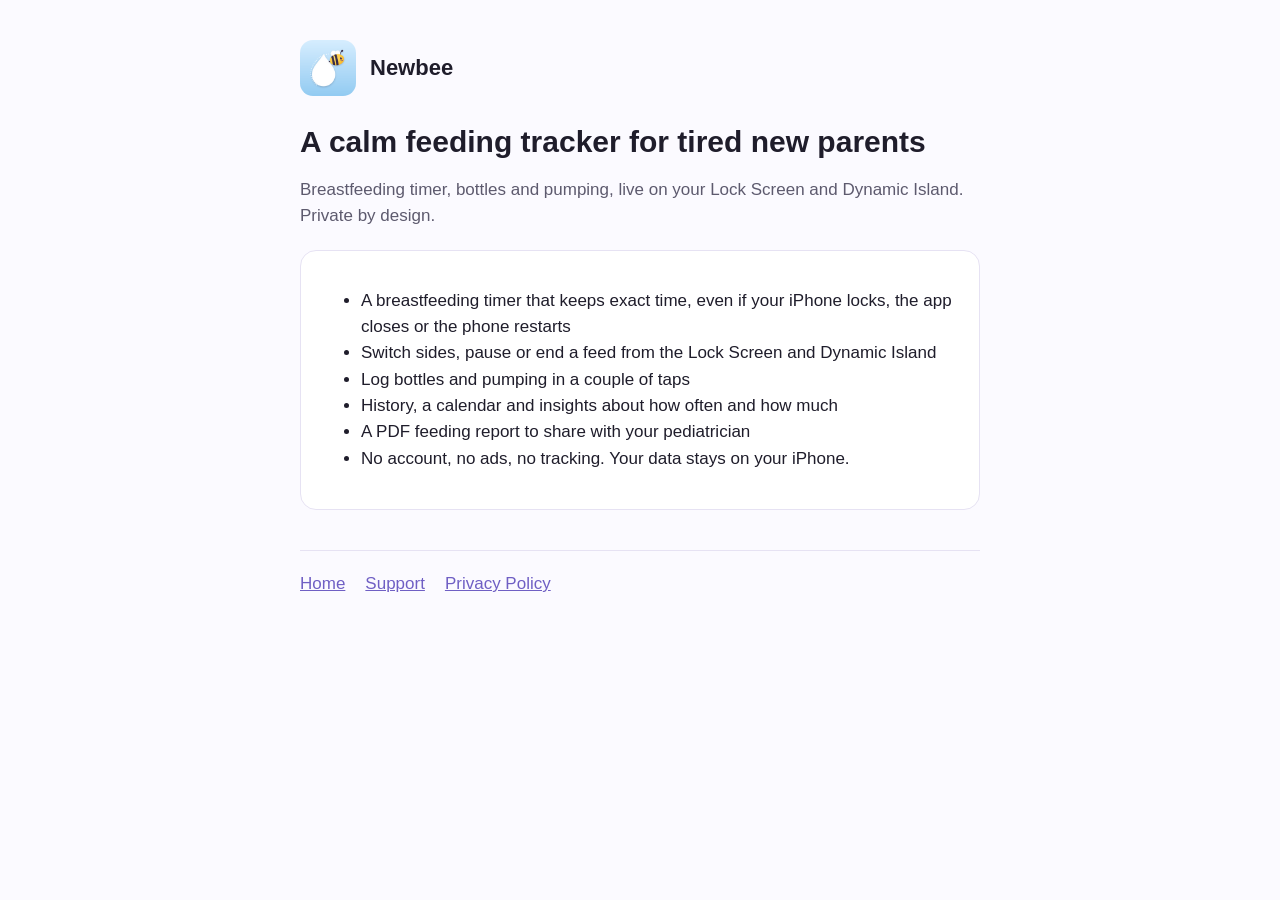
<file: site/index.html>
<!doctype html>
<html lang="en">
<head>
<meta charset="utf-8">
<meta name="viewport" content="width=device-width, initial-scale=1">
<title>Newbee: Baby Feeding Tracker</title>
<link rel="stylesheet" href="style.css">
<link rel="icon" href="icon.png">
</head>
<body>
<main>
<header><img src="icon.png" alt=""><a href="./">Newbee</a></header>
<h1>A calm feeding tracker for tired new parents</h1>
<p class="muted">Breastfeeding timer, bottles and pumping, live on your Lock Screen and Dynamic Island. Private by design.</p>
<div class="card">
<ul>
<li>A breastfeeding timer that keeps exact time, even if your iPhone locks, the app closes or the phone restarts</li>
<li>Switch sides, pause or end a feed from the Lock Screen and Dynamic Island</li>
<li>Log bottles and pumping in a couple of taps</li>
<li>History, a calendar and insights about how often and how much</li>
<li>A PDF feeding report to share with your pediatrician</li>
<li>No account, no ads, no tracking. Your data stays on your iPhone.</li>
</ul>
</div>
<nav><a href="./">Home</a><a href="support.html">Support</a><a href="privacy.html">Privacy Policy</a></nav>
</main>
</body>
</html>
</file>
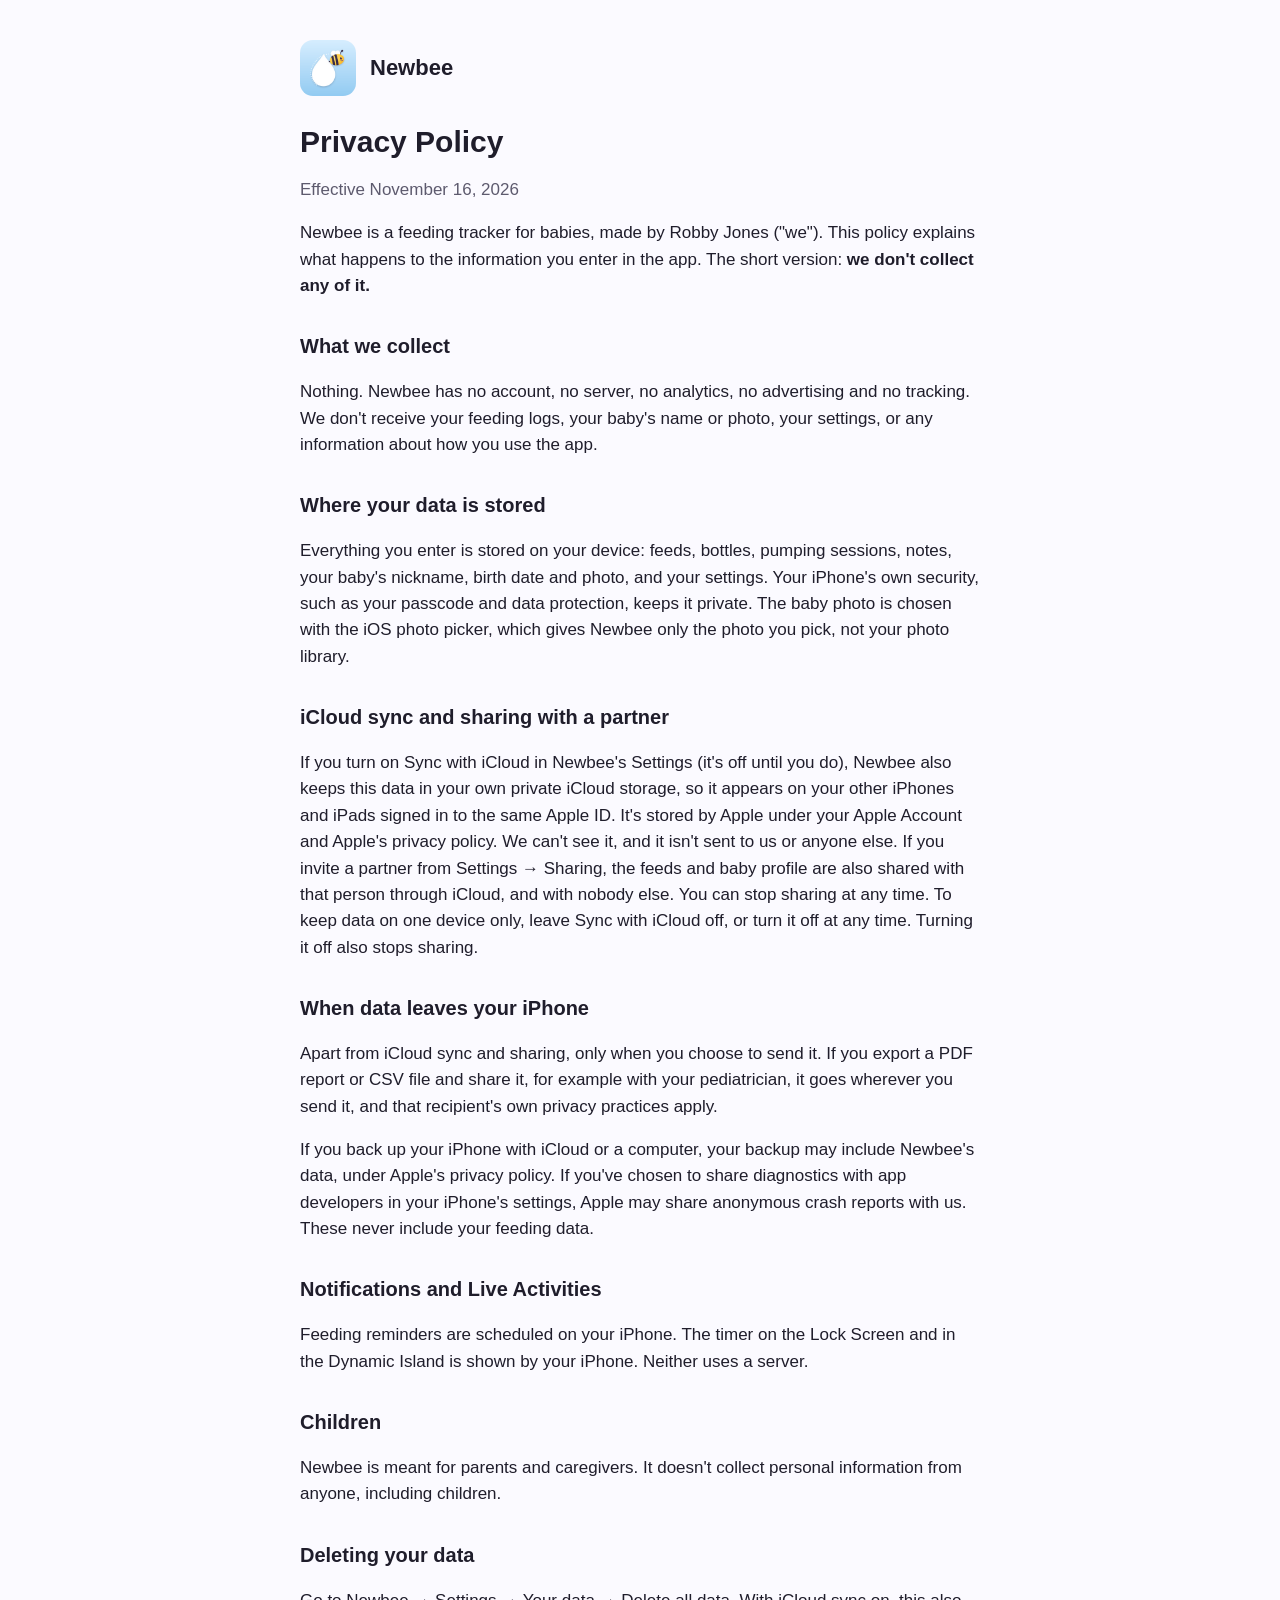
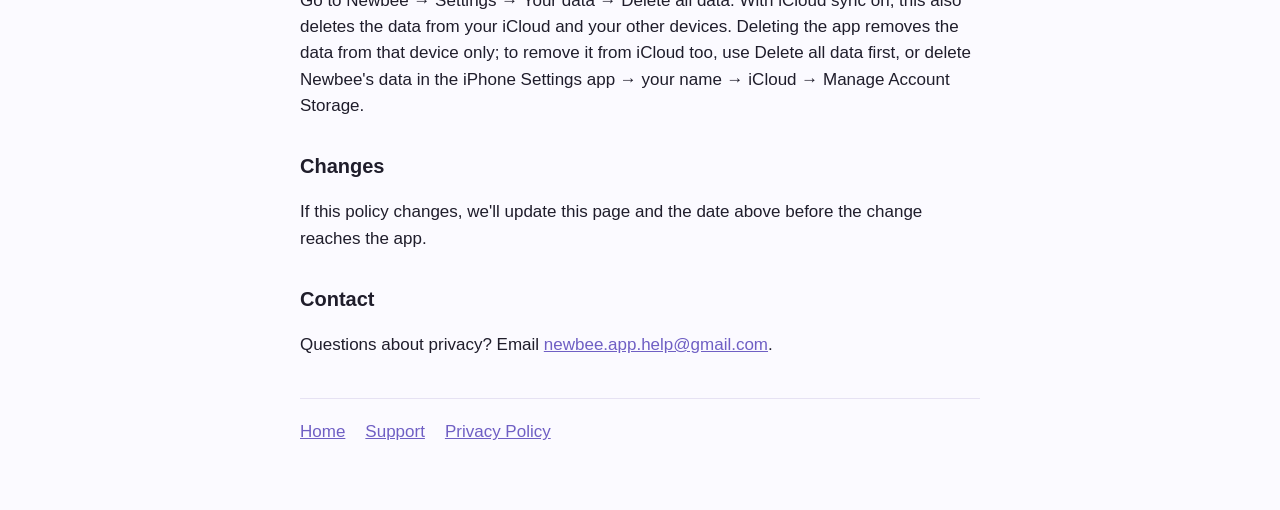
<file: site/privacy.html>
<!doctype html>
<html lang="en">
<head>
<meta charset="utf-8">
<meta name="viewport" content="width=device-width, initial-scale=1">
<title>Newbee Privacy Policy</title>
<link rel="stylesheet" href="style.css">
<link rel="icon" href="icon.png">
</head>
<body>
<main>
<header><img src="icon.png" alt=""><a href="./">Newbee</a></header>
<h1>Privacy Policy</h1>
<p class="muted">Effective November 16, 2026</p>

<p>Newbee is a feeding tracker for babies, made by Robby Jones ("we"). This policy explains what happens to the information you enter in the app. The short version: <strong>we don't collect any of it.</strong></p>

<h2>What we collect</h2>
<p>Nothing. Newbee has no account, no server, no analytics, no advertising and no tracking. We don't receive your feeding logs, your baby's name or photo, your settings, or any information about how you use the app.</p>

<h2>Where your data is stored</h2>
<p>Everything you enter is stored on your device: feeds, bottles, pumping sessions, notes, your baby's nickname, birth date and photo, and your settings. Your iPhone's own security, such as your passcode and data protection, keeps it private. The baby photo is chosen with the iOS photo picker, which gives Newbee only the photo you pick, not your photo library.</p>

<h2>iCloud sync and sharing with a partner</h2>
<p>If you turn on Sync with iCloud in Newbee's Settings (it's off until you do), Newbee also keeps this data in your own private iCloud storage, so it appears on your other iPhones and iPads signed in to the same Apple ID. It's stored by Apple under your Apple Account and Apple's privacy policy. We can't see it, and it isn't sent to us or anyone else. If you invite a partner from Settings → Sharing, the feeds and baby profile are also shared with that person through iCloud, and with nobody else. You can stop sharing at any time. To keep data on one device only, leave Sync with iCloud off, or turn it off at any time. Turning it off also stops sharing.</p>

<h2>When data leaves your iPhone</h2>
<p>Apart from iCloud sync and sharing, only when you choose to send it. If you export a PDF report or CSV file and share it, for example with your pediatrician, it goes wherever you send it, and that recipient's own privacy practices apply.</p>
<p>If you back up your iPhone with iCloud or a computer, your backup may include Newbee's data, under Apple's privacy policy. If you've chosen to share diagnostics with app developers in your iPhone's settings, Apple may share anonymous crash reports with us. These never include your feeding data.</p>

<h2>Notifications and Live Activities</h2>
<p>Feeding reminders are scheduled on your iPhone. The timer on the Lock Screen and in the Dynamic Island is shown by your iPhone. Neither uses a server.</p>

<h2>Children</h2>
<p>Newbee is meant for parents and caregivers. It doesn't collect personal information from anyone, including children.</p>

<h2>Deleting your data</h2>
<p>Go to Newbee → Settings → Your data → Delete all data. With iCloud sync on, this also deletes the data from your iCloud and your other devices. Deleting the app removes the data from that device only; to remove it from iCloud too, use Delete all data first, or delete Newbee's data in the iPhone Settings app → your name → iCloud → Manage Account Storage.</p>

<h2>Changes</h2>
<p>If this policy changes, we'll update this page and the date above before the change reaches the app.</p>

<h2>Contact</h2>
<p>Questions about privacy? Email <a href="mailto:newbee.app.help@gmail.com">newbee.app.help@gmail.com</a>.</p>
<nav><a href="./">Home</a><a href="support.html">Support</a><a href="privacy.html">Privacy Policy</a></nav>
</main>
</body>
</html>
</file>
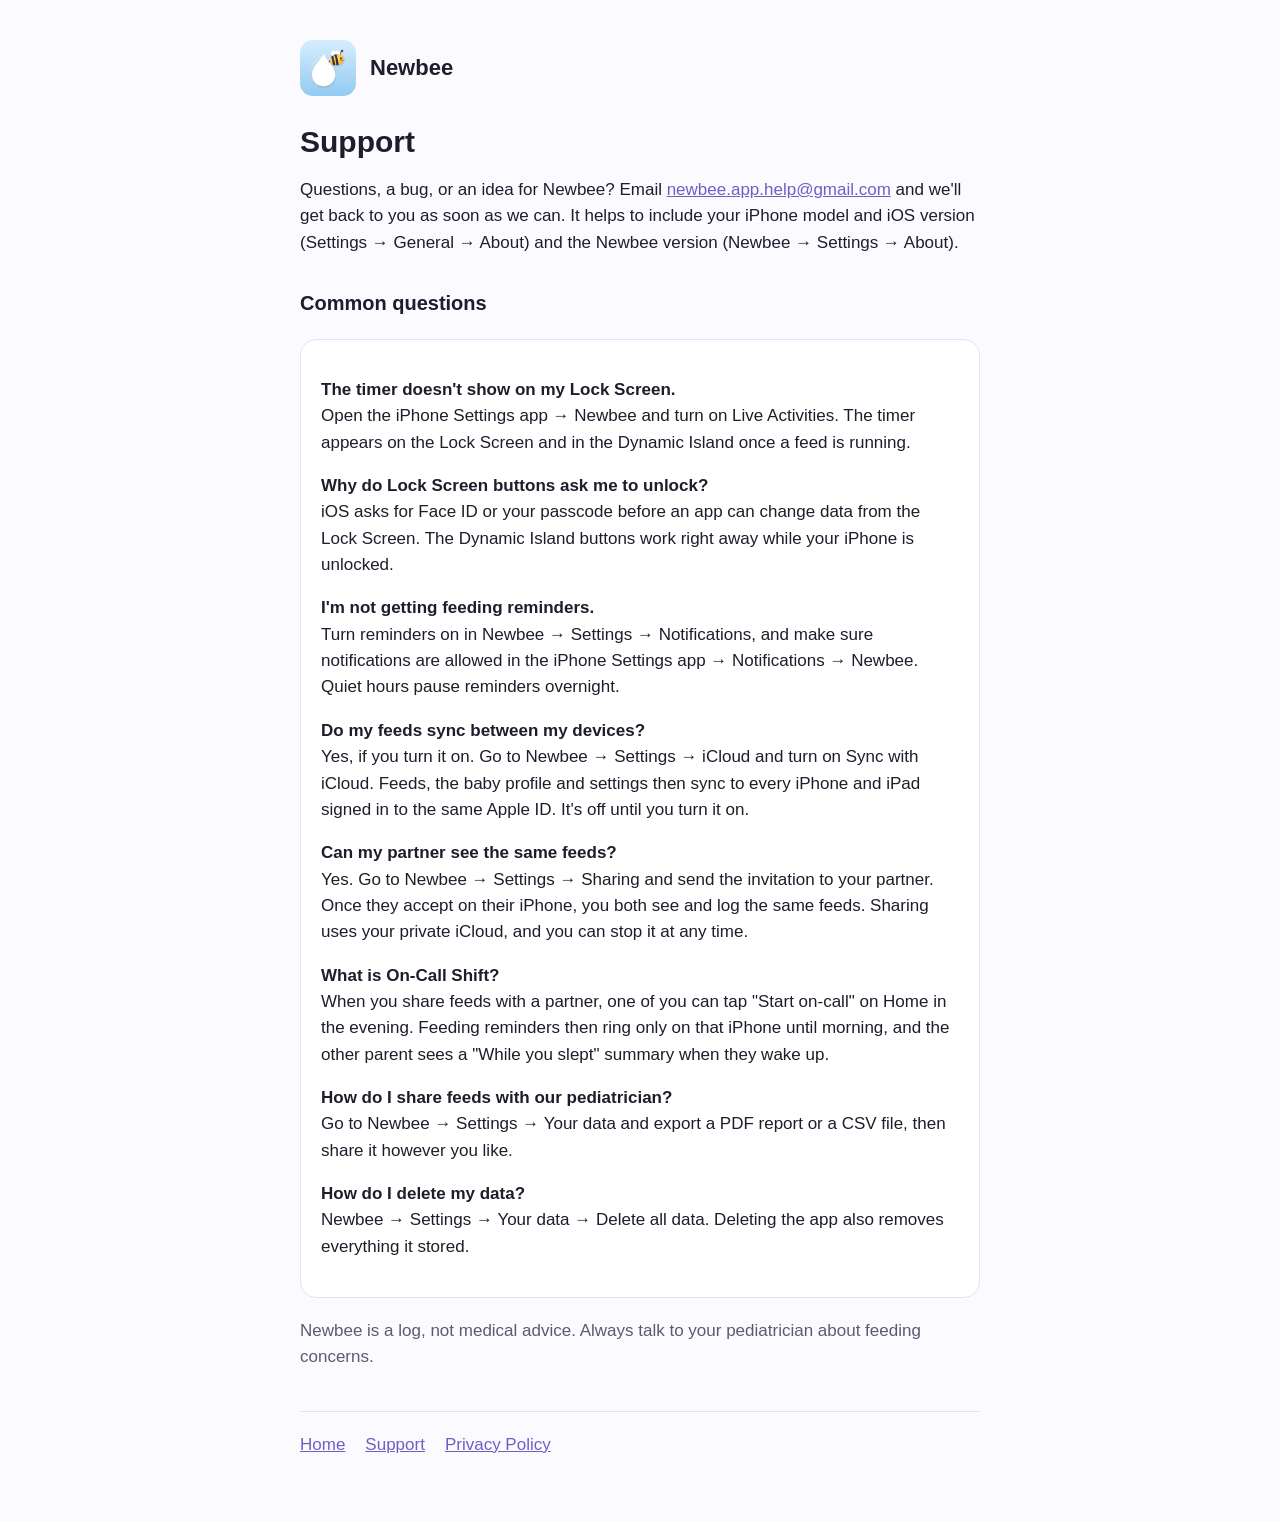
<file: site/support.html>
<!doctype html>
<html lang="en">
<head>
<meta charset="utf-8">
<meta name="viewport" content="width=device-width, initial-scale=1">
<title>Newbee Support</title>
<link rel="stylesheet" href="style.css">
<link rel="icon" href="icon.png">
</head>
<body>
<main>
<header><img src="icon.png" alt=""><a href="./">Newbee</a></header>
<h1>Support</h1>
<p>Questions, a bug, or an idea for Newbee? Email <a href="mailto:newbee.app.help@gmail.com">newbee.app.help@gmail.com</a> and we'll get back to you as soon as we can. It helps to include your iPhone model and iOS version (Settings → General → About) and the Newbee version (Newbee → Settings → About).</p>

<h2>Common questions</h2>
<div class="card">
<p><strong>The timer doesn't show on my Lock Screen.</strong><br>
Open the iPhone Settings app → Newbee and turn on Live Activities. The timer appears on the Lock Screen and in the Dynamic Island once a feed is running.</p>
<p><strong>Why do Lock Screen buttons ask me to unlock?</strong><br>
iOS asks for Face ID or your passcode before an app can change data from the Lock Screen. The Dynamic Island buttons work right away while your iPhone is unlocked.</p>
<p><strong>I'm not getting feeding reminders.</strong><br>
Turn reminders on in Newbee → Settings → Notifications, and make sure notifications are allowed in the iPhone Settings app → Notifications → Newbee. Quiet hours pause reminders overnight.</p>
<p><strong>Do my feeds sync between my devices?</strong><br>
Yes, if you turn it on. Go to Newbee → Settings → iCloud and turn on Sync with iCloud. Feeds, the baby profile and settings then sync to every iPhone and iPad signed in to the same Apple ID. It's off until you turn it on.</p>
<p><strong>Can my partner see the same feeds?</strong><br>
Yes. Go to Newbee → Settings → Sharing and send the invitation to your partner. Once they accept on their iPhone, you both see and log the same feeds. Sharing uses your private iCloud, and you can stop it at any time.</p>
<p><strong>What is On-Call Shift?</strong><br>
When you share feeds with a partner, one of you can tap "Start on-call" on Home in the evening. Feeding reminders then ring only on that iPhone until morning, and the other parent sees a "While you slept" summary when they wake up.</p>
<p><strong>How do I share feeds with our pediatrician?</strong><br>
Go to Newbee → Settings → Your data and export a PDF report or a CSV file, then share it however you like.</p>
<p><strong>How do I delete my data?</strong><br>
Newbee → Settings → Your data → Delete all data. Deleting the app also removes everything it stored.</p>
</div>
<p class="muted">Newbee is a log, not medical advice. Always talk to your pediatrician about feeding concerns.</p>
<nav><a href="./">Home</a><a href="support.html">Support</a><a href="privacy.html">Privacy Policy</a></nav>
</main>
</body>
</html>
</file>
<file: site/style.css>
:root {
  --bg: #fbfaff;
  --text: #1f1d2b;
  --muted: #5d5a6e;
  --accent: #6f5fc4;
  --card: #ffffff;
  --border: #e6e2f3;
  color-scheme: light dark;
}
@media (prefers-color-scheme: dark) {
  :root {
    --bg: #14131b;
    --text: #f1eff8;
    --muted: #b3afc4;
    --accent: #b3a8f0;
    --card: #1e1c28;
    --border: #2f2c3d;
  }
}
* { box-sizing: border-box; }
body {
  margin: 0;
  background: var(--bg);
  color: var(--text);
  font: 17px/1.55 -apple-system, BlinkMacSystemFont, "Segoe UI", Roboto, Helvetica, Arial, sans-serif;
}
main { max-width: 720px; margin: 0 auto; padding: 40px 20px 64px; }
header { display: flex; align-items: center; gap: 14px; margin-bottom: 28px; }
header img { width: 56px; height: 56px; border-radius: 13px; }
header a { color: inherit; text-decoration: none; font-weight: 700; font-size: 22px; }
h1 { font-size: 30px; line-height: 1.2; margin: 0 0 8px; }
h2 { font-size: 20px; margin: 32px 0 8px; }
p, li { color: var(--text); }
.muted { color: var(--muted); }
a { color: var(--accent); }
.card { background: var(--card); border: 1px solid var(--border); border-radius: 16px; padding: 20px; margin: 20px 0; }
nav { margin-top: 40px; padding-top: 20px; border-top: 1px solid var(--border); display: flex; gap: 20px; flex-wrap: wrap; }
</file>
